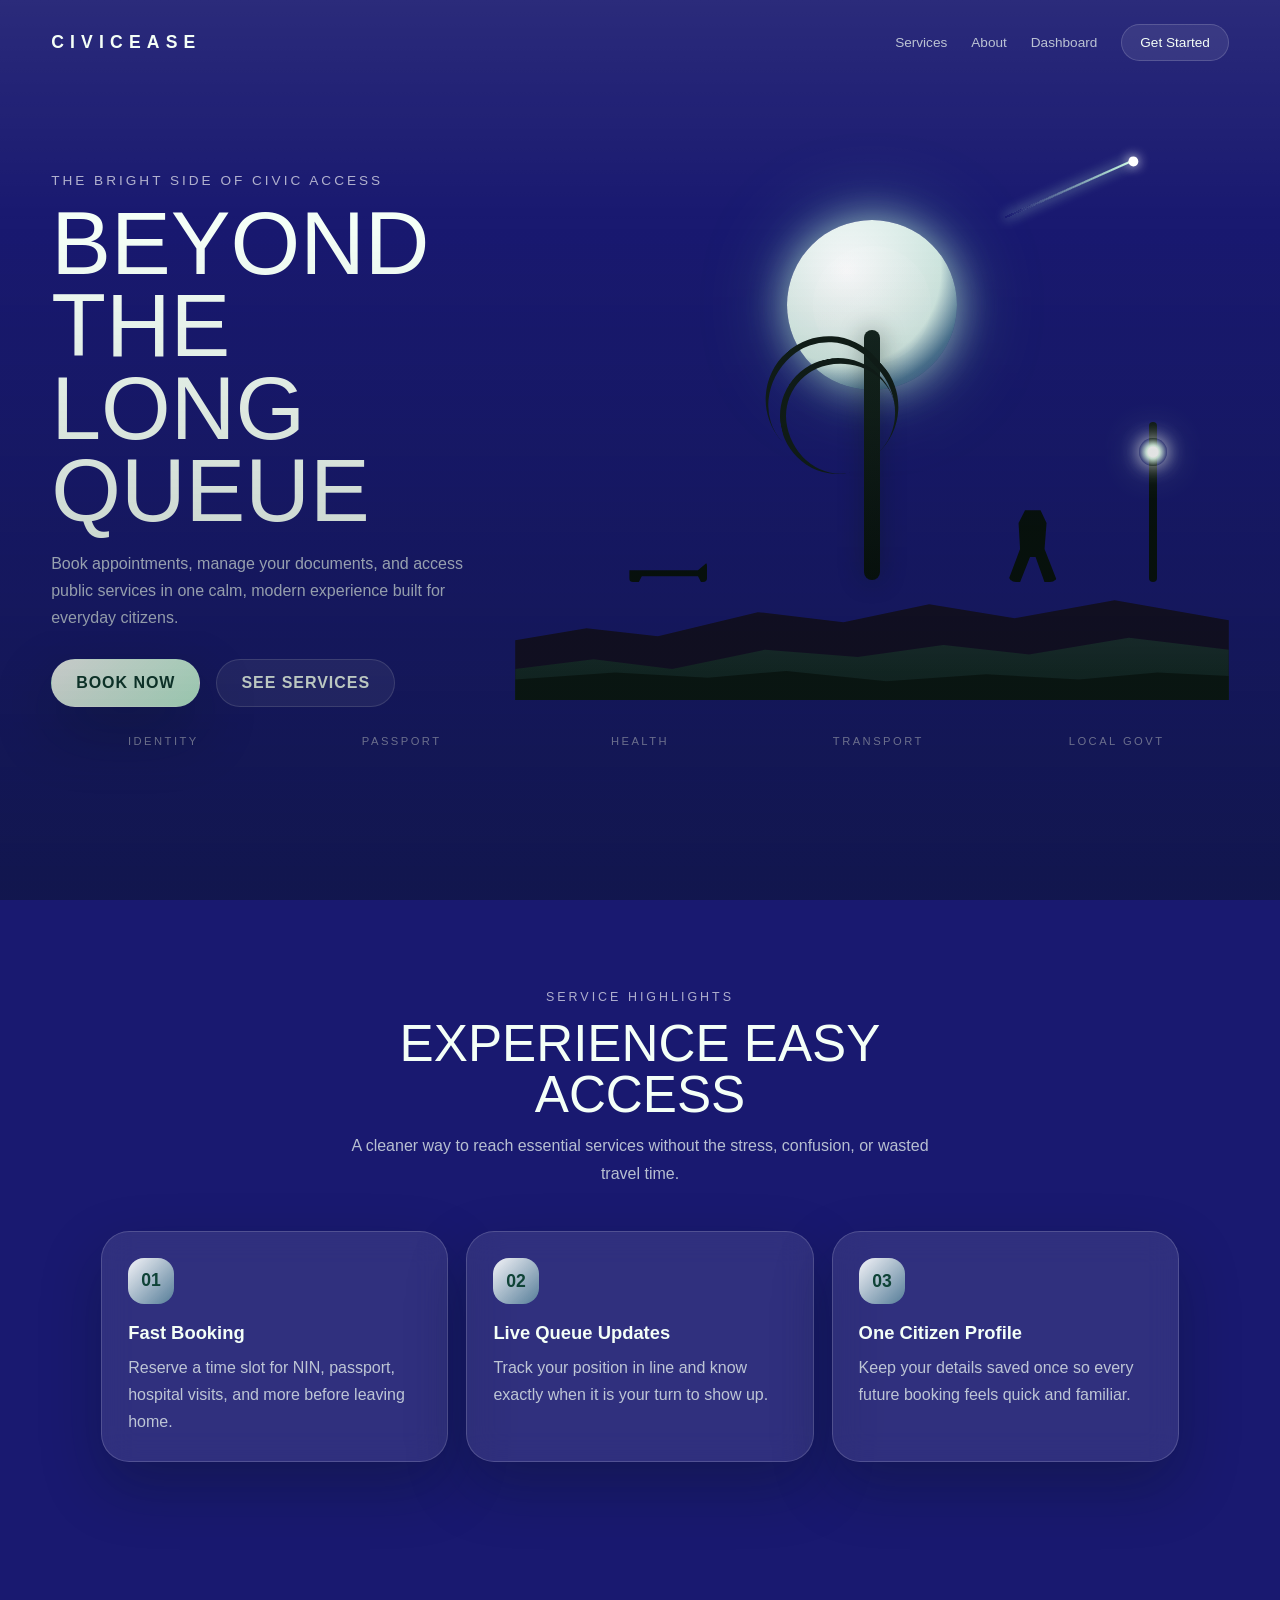
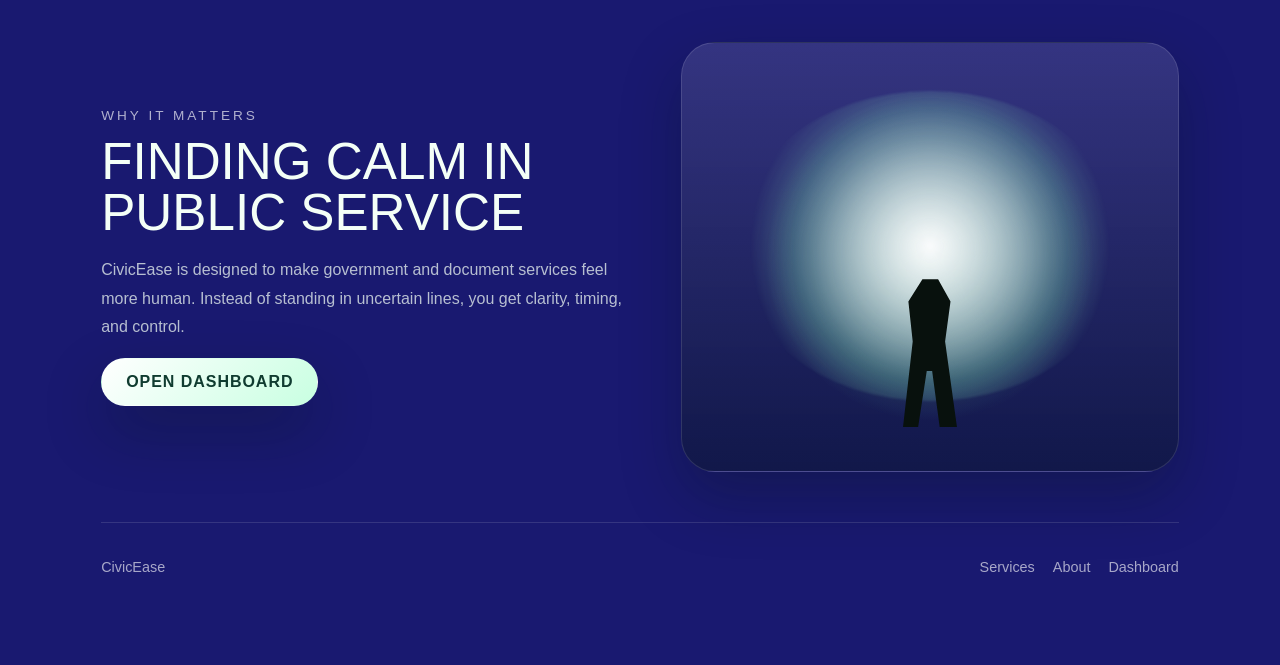
<file: index.html>
<!DOCTYPE html>
<html lang="en">
<head>
  <meta charset="utf-8" />
  <meta name="viewport" content="width=device-width, initial-scale=1" />
  <title>CivicEase | Welcome</title>
  <style>
    :root {
      --bg-top: #f6fff8;
      --bg-mid: #dff8e6;
      --bg-deep: #0f4337;
      --bg-night: #0a241d;
      --mint: #8df0bf;
      --mint-soft: #c8ffe1;
      --text: #f4fff7;
      --muted: rgba(244, 255, 247, 0.72);
      --card: rgba(255, 255, 255, 0.1);
      --border: rgba(255, 255, 255, 0.16);
      --shadow: 0 25px 60px rgba(6, 21, 17, 0.28);
    }

    * {
      box-sizing: border-box;
      margin: 0;
      padding: 0;
    }

    body {
      min-height: 100vh;
      font-family: "Trebuchet MS", "Segoe UI", sans-serif;
      color: var(--text);
      background:
        radial-gradient(circle at 20% 12%, rgba(255, 255, 255, 0.95), transparent 18%),
        radial-gradient(circle at 70% 20%, rgba(141, 240, 191, 0.36), transparent 24%),
        linear-gradient(180deg, var(--bg-top) 0%, var(--bg-mid) 28%, #4eb881 55%, var(--bg-deep) 78%, var(--bg-night) 100%);
      overflow-x: hidden;
    }

    body::before,
    body::after {
      content: "";
      position: fixed;
      inset: 0;
      pointer-events: none;
    }

    body::before {
      background-image:
        radial-gradient(circle, rgba(255, 255, 255, 0.8) 0 1px, transparent 1.5px),
        radial-gradient(circle, rgba(200, 255, 225, 0.55) 0 1px, transparent 1.5px);
      background-size: 160px 160px, 220px 220px;
      background-position: 0 0, 40px 70px;
      opacity: 0.4;
    }

    body::after {
      background: linear-gradient(180deg, rgba(255, 255, 255, 0.08), transparent 25%, rgba(5, 18, 15, 0.35) 100%);
    }

    .page-shell {
      position: relative;
      isolation: isolate;
    }

    .hero {
      position: relative;
      min-height: 100vh;
      padding: 24px clamp(20px, 4vw, 52px) 140px;
      overflow: hidden;
    }

    .topbar {
      display: flex;
      align-items: center;
      justify-content: space-between;
      gap: 20px;
      margin: 0 auto 72px;
      max-width: 1180px;
    }

    .brand {
      font-size: 1.1rem;
      letter-spacing: 0.35em;
      font-weight: 700;
    }

    .nav {
      display: flex;
      align-items: center;
      gap: 24px;
      font-size: 0.85rem;
    }

    .nav a {
      color: var(--muted);
      text-decoration: none;
    }

    .nav .cta-link {
      padding: 10px 18px;
      border: 1px solid var(--border);
      border-radius: 999px;
      background: rgba(255, 255, 255, 0.08);
      color: var(--text);
    }

    .hero-inner {
      position: relative;
      z-index: 2;
      display: grid;
      grid-template-columns: minmax(280px, 440px) 1fr;
      gap: 24px;
      max-width: 1180px;
      margin: 0 auto;
      align-items: center;
    }

    .hero-copy {
      padding-top: 40px;
    }

    .eyebrow {
      font-size: 0.85rem;
      text-transform: uppercase;
      letter-spacing: 0.22em;
      color: rgba(255, 255, 255, 0.66);
      margin-bottom: 14px;
    }

    h1 {
      font-size: clamp(3rem, 7vw, 5.6rem);
      line-height: 0.92;
      font-weight: 500;
      margin-bottom: 18px;
      text-transform: uppercase;
    }

    .hero-copy p {
      max-width: 420px;
      color: var(--muted);
      line-height: 1.7;
      margin-bottom: 28px;
    }

    .hero-actions {
      display: flex;
      align-items: center;
      gap: 16px;
      flex-wrap: wrap;
    }

    .button {
      display: inline-flex;
      align-items: center;
      justify-content: center;
      padding: 14px 24px;
      border-radius: 999px;
      text-decoration: none;
      font-weight: 700;
      letter-spacing: 0.06em;
      text-transform: uppercase;
      border: 1px solid transparent;
    }

    .button-primary {
      background: linear-gradient(135deg, #ffffff, var(--mint-soft));
      color: #103c30;
      box-shadow: var(--shadow);
    }

    .button-secondary {
      background: rgba(255, 255, 255, 0.08);
      border-color: var(--border);
      color: var(--text);
    }

    .hero-scene {
      position: relative;
      min-height: 560px;
    }

    .moon {
      position: absolute;
      top: 80px;
      left: 50%;
      width: 170px;
      height: 170px;
      border-radius: 50%;
      transform: translateX(-50%);
      background:
        radial-gradient(circle at 35% 30%, rgba(255, 255, 255, 0.98), rgba(229, 255, 238, 0.9) 58%, rgba(147, 242, 194, 0.42) 75%, rgba(147, 242, 194, 0.08) 100%);
      box-shadow: 0 0 40px rgba(207, 255, 228, 0.65), 0 0 90px rgba(118, 226, 173, 0.3);
    }

    .moon::before {
      content: "";
      position: absolute;
      inset: 26px;
      border-radius: 50%;
      background: radial-gradient(circle at 40% 40%, rgba(255, 255, 255, 0.16), rgba(255, 255, 255, 0.02));
    }

    .shooting-star {
      position: absolute;
      top: 48px;
      right: 90px;
      width: 140px;
      height: 2px;
      background: linear-gradient(90deg, rgba(255, 255, 255, 0), rgba(200, 255, 225, 1));
      transform: rotate(-24deg);
      box-shadow: 0 0 12px rgba(200, 255, 225, 0.95);
    }

    .shooting-star::after {
      content: "";
      position: absolute;
      right: -5px;
      top: -3px;
      width: 10px;
      height: 10px;
      border-radius: 50%;
      background: #ffffff;
      box-shadow: 0 0 12px #ffffff;
    }

    .tree {
      position: absolute;
      left: 50%;
      bottom: 120px;
      width: 16px;
      height: 250px;
      background: linear-gradient(180deg, #15251f, #08110d);
      transform: translateX(-50%);
      border-radius: 10px;
      box-shadow: 0 0 25px rgba(12, 26, 21, 0.4);
    }

    .tree::before,
    .tree::after {
      content: "";
      position: absolute;
      inset: auto;
      background: transparent;
      border-radius: 999px;
      border-top: 6px solid #111d18;
      border-left: 6px solid #111d18;
    }

    .tree::before {
      width: 110px;
      height: 110px;
      left: -84px;
      top: 28px;
      transform: rotate(-12deg);
    }

    .tree::after {
      width: 130px;
      height: 120px;
      left: -100px;
      top: 10px;
      transform: rotate(48deg);
    }

    .person,
    .lamp,
    .bench {
      position: absolute;
      bottom: 118px;
      background: #08110d;
      z-index: 2;
    }

    .person {
      right: 24%;
      width: 50px;
      height: 72px;
      border-radius: 14px 14px 8px 8px;
      clip-path: polygon(35% 0, 66% 0, 78% 18%, 74% 54%, 100% 100%, 74% 100%, 56% 65%, 45% 65%, 25% 100%, 0 100%, 25% 54%, 22% 18%);
    }

    .lamp {
      right: 10%;
      width: 8px;
      height: 160px;
      border-radius: 999px;
    }

    .lamp::before {
      content: "";
      position: absolute;
      top: 16px;
      left: 50%;
      width: 28px;
      height: 28px;
      transform: translateX(-50%);
      border-radius: 50%;
      background: radial-gradient(circle, rgba(255, 255, 255, 1) 0 25%, rgba(226, 255, 236, 0.94) 35%, rgba(226, 255, 236, 0.14) 72%, transparent 100%);
      box-shadow: 0 0 18px rgba(255, 255, 255, 0.9), 0 0 40px rgba(200, 255, 225, 0.45);
    }

    .bench {
      left: 16%;
      width: 78px;
      height: 20px;
      border-radius: 4px;
      clip-path: polygon(0 40%, 88% 40%, 100% 0, 100% 100%, 92% 100%, 88% 70%, 16% 70%, 12% 100%, 0 100%);
    }

    .hill {
      position: absolute;
      left: 0;
      right: 0;
      bottom: 0;
      z-index: 1;
      height: 200px;
      background: #140f26;
      clip-path: polygon(0 70%, 10% 64%, 20% 68%, 34% 56%, 46% 61%, 58% 52%, 70% 59%, 84% 50%, 100% 60%, 100% 100%, 0 100%);
    }

    .hill::before,
    .hill::after {
      content: "";
      position: absolute;
      left: 0;
      right: 0;
      bottom: 0;
    }

    .hill::before {
      height: 120px;
      background: linear-gradient(180deg, rgba(117, 248, 179, 0.18), rgba(17, 40, 32, 0.9));
      clip-path: polygon(0 74%, 11% 66%, 22% 74%, 35% 58%, 48% 64%, 60% 54%, 72% 62%, 86% 48%, 100% 58%, 100% 100%, 0 100%);
    }

    .hill::after {
      height: 86px;
      background: #0b1713;
      clip-path: polygon(0 76%, 14% 68%, 27% 74%, 38% 66%, 52% 78%, 66% 70%, 79% 76%, 90% 68%, 100% 72%, 100% 100%, 0 100%);
    }

    .partner-row {
      position: relative;
      z-index: 3;
      max-width: 1180px;
      margin: 28px auto 0;
      display: grid;
      grid-template-columns: repeat(5, minmax(0, 1fr));
      gap: 14px;
      color: rgba(255, 255, 255, 0.52);
      text-transform: uppercase;
      letter-spacing: 0.22em;
      font-size: 0.7rem;
      text-align: center;
    }

    .section {
      max-width: 1180px;
      margin: 0 auto;
      padding: 90px clamp(20px, 4vw, 52px);
    }

    .section-title {
      max-width: 620px;
      margin: 0 auto 44px;
      text-align: center;
    }

    .section-title span {
      display: block;
      margin-bottom: 14px;
      letter-spacing: 0.24em;
      text-transform: uppercase;
      color: rgba(255, 255, 255, 0.65);
      font-size: 0.78rem;
    }

    .section-title h2 {
      font-size: clamp(2rem, 4vw, 3.4rem);
      line-height: 1;
      margin-bottom: 12px;
      text-transform: uppercase;
      font-weight: 500;
    }

    .section-title p {
      color: var(--muted);
      line-height: 1.7;
    }

    .feature-grid {
      display: grid;
      grid-template-columns: repeat(3, minmax(0, 1fr));
      gap: 18px;
    }

    .feature-card {
      padding: 26px;
      border: 1px solid var(--border);
      border-radius: 28px;
      background: var(--card);
      backdrop-filter: blur(16px);
      box-shadow: var(--shadow);
    }

    .feature-card strong {
      display: inline-grid;
      place-items: center;
      width: 46px;
      height: 46px;
      border-radius: 16px;
      margin-bottom: 18px;
      background: linear-gradient(135deg, rgba(255, 255, 255, 0.95), rgba(141, 240, 191, 0.4));
      color: #0f4337;
      font-size: 1.1rem;
    }

    .feature-card h3 {
      font-size: 1.15rem;
      margin-bottom: 10px;
    }

    .feature-card p {
      color: var(--muted);
      line-height: 1.7;
    }

    .story-row {
      display: grid;
      grid-template-columns: 1.05fr 0.95fr;
      gap: 30px;
      align-items: center;
    }

    .story-copy h2 {
      font-size: clamp(2.2rem, 4vw, 4rem);
      line-height: 0.98;
      text-transform: uppercase;
      margin-bottom: 18px;
      font-weight: 500;
    }

    .story-copy p {
      color: var(--muted);
      line-height: 1.8;
      margin-bottom: 16px;
      max-width: 540px;
    }

    .story-art {
      position: relative;
      min-height: 430px;
      border-radius: 34px;
      border: 1px solid rgba(255, 255, 255, 0.12);
      background:
        radial-gradient(circle at center, rgba(205, 255, 229, 0.62), rgba(109, 223, 164, 0.16) 36%, transparent 50%),
        linear-gradient(180deg, rgba(255, 255, 255, 0.12), rgba(6, 22, 17, 0.4));
      box-shadow: var(--shadow);
      overflow: hidden;
    }

    .story-art::before {
      content: "";
      position: absolute;
      inset: 48px 52px 70px;
      border-radius: 50%;
      background: radial-gradient(circle, rgba(255, 255, 255, 0.96), rgba(141, 240, 191, 0.24) 55%, transparent 72%);
      filter: blur(1px);
    }

    .story-art::after {
      content: "";
      position: absolute;
      left: 50%;
      bottom: 44px;
      width: 54px;
      height: 148px;
      transform: translateX(-50%);
      background: #08110d;
      clip-path: polygon(36% 0, 65% 0, 88% 15%, 78% 42%, 100% 100%, 68% 100%, 54% 62%, 44% 62%, 28% 100%, 0 100%, 18% 42%, 10% 15%);
    }

    .footer-glow {
      margin-top: 50px;
      padding-top: 36px;
      border-top: 1px solid rgba(255, 255, 255, 0.12);
      display: flex;
      align-items: center;
      justify-content: space-between;
      gap: 20px;
      color: rgba(255, 255, 255, 0.62);
      font-size: 0.9rem;
    }

    .footer-glow nav {
      display: flex;
      gap: 18px;
      flex-wrap: wrap;
    }

    .footer-glow a {
      color: inherit;
      text-decoration: none;
    }

    @media (max-width: 920px) {
      .hero-inner,
      .story-row,
      .feature-grid {
        grid-template-columns: 1fr;
      }

      .hero {
        padding-bottom: 120px;
      }

      .hero-copy {
        padding-top: 0;
      }

      .hero-scene {
        min-height: 460px;
      }

      .partner-row {
        grid-template-columns: repeat(2, minmax(0, 1fr));
      }
    }

    @media (max-width: 640px) {
      .topbar {
        flex-direction: column;
        align-items: flex-start;
        margin-bottom: 40px;
      }

      .nav {
        flex-wrap: wrap;
        gap: 14px;
      }

      h1 {
        max-width: 280px;
      }

      .hero-scene {
        min-height: 380px;
      }

      .moon {
        width: 130px;
        height: 130px;
        top: 72px;
      }

      .shooting-star {
        right: 30px;
        width: 90px;
      }

      .tree {
        height: 155px;
        bottom: 110px;
      }

      .person,
      .bench,
      .lamp {
        bottom: 104px;
      }

      .section {
        padding-top: 72px;
        padding-bottom: 72px;
      }

      .footer-glow {
        flex-direction: column;
        align-items: flex-start;
      }
    }
  </style>
</head>
<body>
  <main class="page-shell" style="background-color: midnightblue;">
    <section class="hero">
      <header class="topbar">
        <div class="brand">CIVICEASE</div>
        <nav class="nav" aria-label="Main navigation">
          <a href="#services">Services</a>
          <a href="#story">About</a>
          <a href="dashboard.html">Dashboard</a>
          <a class="cta-link" href="dashboard.html">Get Started</a>
        </nav>
      </header>

      <div class="hero-inner"  style= "background-color: none;">
        <div class="hero-copy">
          <div class="eyebrow">The Bright Side of Civic Access</div>
          <h1>Beyond The Long Queue</h1>
          <p>
            Book appointments, manage your documents, and access public services in one calm, modern experience built for everyday citizens.
          </p>
          <div class="hero-actions">
            <a class="button button-primary" href="dashboard.html">Book Now</a>
            <a class="button button-secondary" href="#services">See Services</a>
          </div>
        </div>

        <div class="hero-scene" aria-hidden="true" style="background-color: midnightblue" >
          <div class="shooting-star"></div>
          <div class="moon"></div>
          <div class="tree" style="background-color: white;" ></div>
          <div class="bench" style="background-color: ;"></div>
          <div class="person" style="background-color: silo;"></div>
          <div class="lamp" ></div>
          <div class="hill"></div>
        </div>
      </div>

      <div class="partner-row"  >
        <span>Identity</span>
        <span>Passport</span>
        <span>Health</span>
        <span>Transport</span>
        <span>Local Govt</span>
      </div>
    </section>

    <section class="section" id="services">
      <div class="section-title">
        <span>Service Highlights</span>
        <h2>Experience Easy Access</h2>
        <p>
          A cleaner way to reach essential services without the stress, confusion, or wasted travel time.
        </p>
      </div>

      <div class="feature-grid">
        <article class="feature-card">
          <strong>01</strong>
          <h3>Fast Booking</h3>
          <p>Reserve a time slot for NIN, passport, hospital visits, and more before leaving home.</p>
        </article>
        <article class="feature-card">
          <strong>02</strong>
          <h3>Live Queue Updates</h3>
          <p>Track your position in line and know exactly when it is your turn to show up.</p>
        </article>
        <article class="feature-card">
          <strong>03</strong>
          <h3>One Citizen Profile</h3>
          <p>Keep your details saved once so every future booking feels quick and familiar.</p>
        </article>
      </div>
    </section>

    <section class="section" id="story">
      <div class="story-row">
        <div class="story-copy">
          <div class="eyebrow">Why It Matters</div>
          <h2>Finding Calm In Public Service</h2>
          <p>
            CivicEase is designed to make government and document services feel more human. Instead of standing in uncertain lines, you get clarity, timing, and control.
          </p>
          <!-- <p>
            The design of this page takes inspiration from your reference image, but uses a green-and-white atmosphere to match the look you asked for.
          </p> -->
          <a class="button button-primary" href="dashboard.html">Open Dashboard</a>
        </div>

        <div class="story-art"></div>
      </div>

      <div class="footer-glow">
        <div>CivicEase</div>
        <nav aria-label="Footer navigation">
          <a href="#services">Services</a>
          <a href="#story">About</a>
          <a href="dashboard.html">Dashboard</a>
        </nav>
      </div>
    </section>
  </main>
</body>
</html>
</file>
